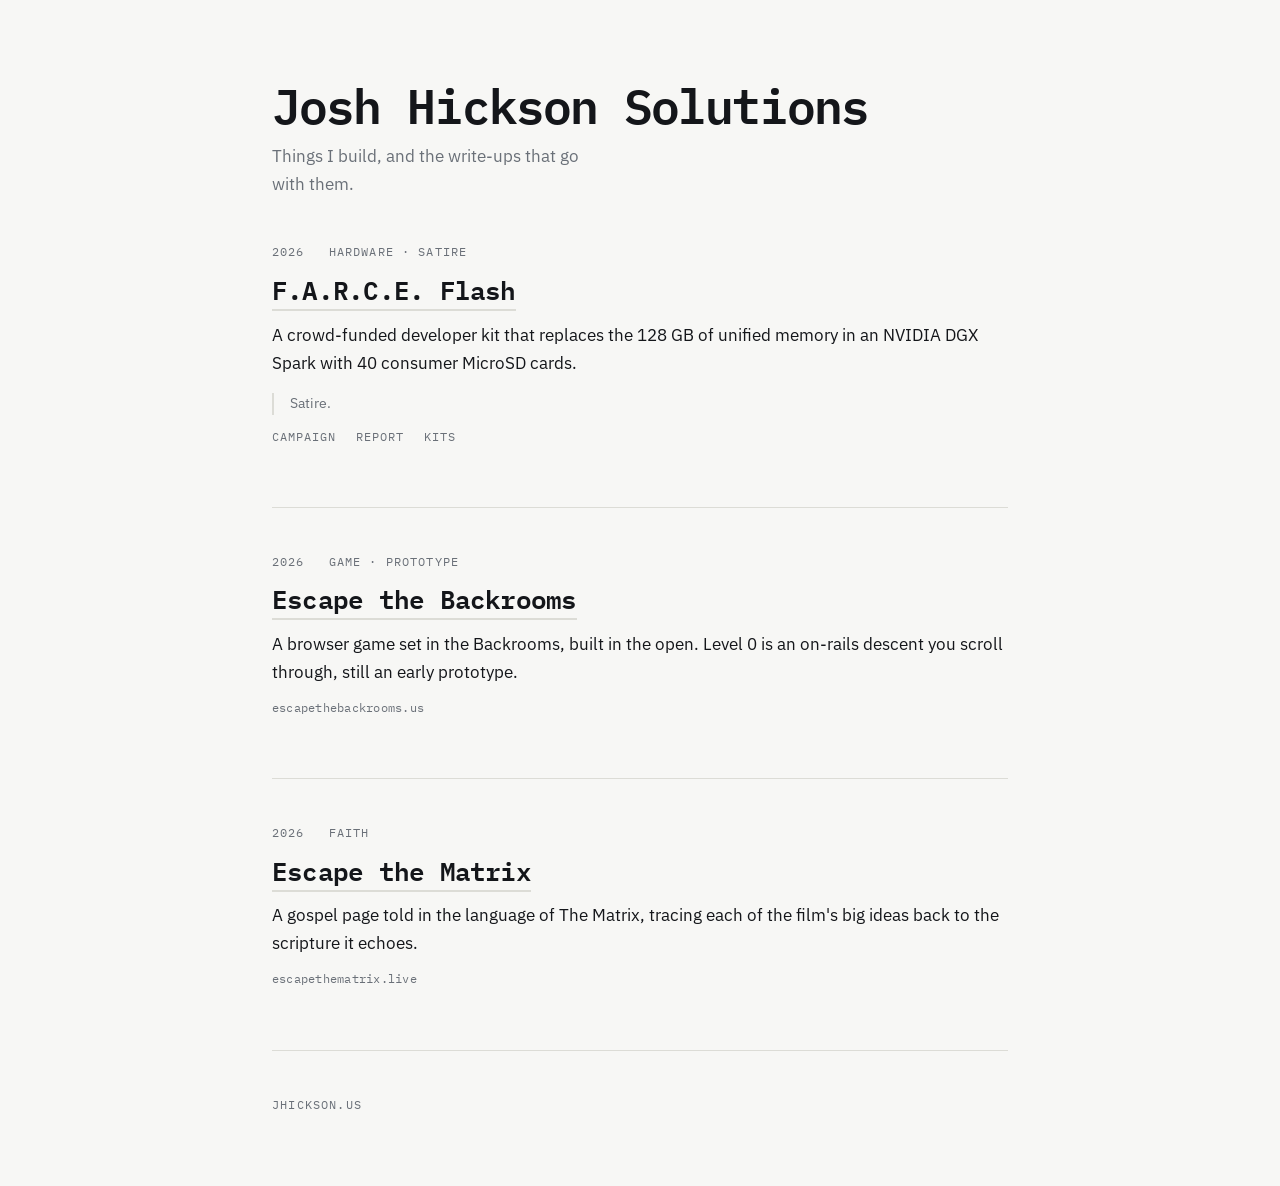
<file: index.html>
<!doctype html>
<html lang="en">
<head>
<meta charset="utf-8">
<meta name="viewport" content="width=device-width, initial-scale=1">
<title>Josh Hickson Solutions</title>
<meta name="description" content="Projects by Joshua Hickson.">
<meta property="og:title" content="Josh Hickson Solutions">
<meta property="og:description" content="Projects by Joshua Hickson.">
<link rel="stylesheet" href="https://fonts.googleapis.com/css2?family=IBM+Plex+Mono:wght@400;600&family=IBM+Plex+Sans:wght@400;600&display=swap">
<link rel="icon" href="/assets/favicon.svg" type="image/svg+xml">
<link rel="stylesheet" href="/assets/home.css">
</head>
<body>
<a class="skip" href="#main">Skip to content</a>
<header class="sol-head">
<h1>Josh Hickson Solutions</h1>
<p class="sub">Things I build, and the write-ups that go with them.</p>
</header>
<main id="main">
<ol class="projects">
<li>
<p class="meta"><span>2026</span><span>Hardware · satire</span></p>
<h2><a href="/farce-flash/">F.A.R.C.E. Flash</a></h2>
<p>A crowd-funded developer kit that replaces the 128 GB of unified memory in an NVIDIA DGX Spark with 40 consumer MicroSD cards.</p>
<p class="note">Satire.</p>
<p class="links"><a href="/farce-flash/">Campaign</a>
<a href="/farce-flash/report/">Report</a>
<a href="/farce-flash/kit/">Kits</a></p>
</li>
<li>
<p class="meta"><span>2026</span><span>Game · prototype</span></p>
<h2><a href="https://escapethebackrooms.us/">Escape the Backrooms</a></h2>
<p>A browser game set in the Backrooms, built in the open. Level 0 is an on-rails descent you scroll through, still an early prototype.</p>
<p class="links"><a class="site" href="https://escapethebackrooms.us/">escapethebackrooms.us</a></p>
</li>
<li>
<p class="meta"><span>2026</span><span>Faith</span></p>
<h2><a href="https://escapethematrix.live/">Escape the Matrix</a></h2>
<p>A gospel page told in the language of The Matrix, tracing each of the film&#x27;s big ideas back to the scripture it echoes.</p>
<p class="links"><a class="site" href="https://escapethematrix.live/">escapethematrix.live</a></p>
</li>
</ol>
</main>
<footer class="sol-foot"><p>jhickson.us</p></footer>
</body>
</html>
</file>
<file: assets/home.css>
/* Josh Hickson Solutions — the index that hosts the projects.
   Shares the type system with the project pages (same author) but inverts the
   palette, so stepping into a project is a visible change of context. */

:root {
  --paper:  #F7F7F5;
  --ink:    #14161A;
  --muted:  #6A7078;
  --rule:   #DCDCD6;
  --mono: "IBM Plex Mono", ui-monospace, "Cascadia Mono", Menlo, Consolas, monospace;
  --sans: "IBM Plex Sans", -apple-system, "Segoe UI", Roboto, Helvetica, Arial, sans-serif;
  --w: 46rem;
}

@media (prefers-color-scheme: dark) {
  :root { --paper: #101216; --ink: #E8EAED; --muted: #8A929C; --rule: #262A31; }
}

*, *::before, *::after { box-sizing: border-box; }
html { -webkit-text-size-adjust: 100%; }

body {
  margin: 0;
  padding: clamp(2rem, 1rem + 5vw, 5rem) clamp(1.25rem, .5rem + 3vw, 2rem) 4rem;
  background: var(--paper);
  color: var(--ink);
  font: 400 clamp(15px, .95rem + .15vw, 17px)/1.65 var(--sans);
  -webkit-font-smoothing: antialiased;
}

.skip { position: absolute; left: -9999px; }
.skip:focus { left: 1rem; top: 1rem; background: var(--ink); color: var(--paper);
              padding: .5rem 1rem; font: 400 .8rem/1 var(--mono); }

:focus-visible { outline: 2px solid var(--ink); outline-offset: 3px; }

.sol-head, .sol-nav, main, .sol-foot { max-width: var(--w); margin-inline: auto; }

h1 {
  font: 600 clamp(1.9rem, 1.3rem + 2.6vw, 3rem)/1.05 var(--mono);
  letter-spacing: -.04em; margin: 0;
}
.sub { color: var(--muted); margin: .75rem 0 0; max-width: 34ch; }

.sol-nav {
  display: flex; gap: 1.5rem; flex-wrap: wrap;
  margin: 2.5rem auto 0; padding: .85rem 0;
  border-top: 1px solid var(--rule); border-bottom: 1px solid var(--rule);
  font: 400 .74rem/1 var(--mono); letter-spacing: .1em; text-transform: uppercase;
}
.sol-nav a { color: var(--muted); text-decoration: none; }
.sol-nav a:first-child { color: var(--ink); }
.sol-nav a:hover { color: var(--ink); }

.projects { list-style: none; margin: 0; padding: 0; }
.projects li { padding: 3rem 0; border-bottom: 1px solid var(--rule); }

.meta {
  display: flex; gap: 1.5rem; margin: 0 0 1rem;
  font: 400 .72rem/1 var(--mono); letter-spacing: .1em;
  text-transform: uppercase; color: var(--muted);
}
.projects h2 { font: 600 1.6rem/1.2 var(--mono); letter-spacing: -.03em; margin: 0 0 1rem; }
.projects h2 a { color: inherit; text-decoration: none;
                 box-shadow: 0 2px 0 var(--rule); }
.projects h2 a:hover { box-shadow: 0 2px 0 var(--ink); }
.projects p { margin: 0 0 1rem; }

/* The honesty note is set apart, not tucked into the prose. */
.note {
  border-left: 2px solid var(--rule); padding-left: 1rem;
  font: 400 .85rem/1.6 var(--sans); color: var(--muted); max-width: 44ch;
}
.note a { color: inherit; }

.links { display: flex; gap: 1.25rem; font: 400 .76rem/1 var(--mono);
         letter-spacing: .08em; text-transform: uppercase; margin: 1.5rem 0 0; }
.links a { color: var(--muted); text-decoration: none; }
.links a:hover { color: var(--ink); }
/* A domain is read, not scanned as a label: keep it in the case it is typed. */
.links a.site { text-transform: none; letter-spacing: .02em; }

.sol-foot { margin-top: 3rem; font: 400 .74rem/1 var(--mono);
            letter-spacing: .1em; text-transform: uppercase; color: var(--muted); }

/* Small screens. The nav and project links were 12px tall — a third of what a
   thumb needs — and the section rhythm was set for a desktop column. */
@media (max-width: 46rem) {
  .projects li { padding: 2rem 0; }
  .sol-nav { gap: 1rem 1.25rem; margin-top: 1.75rem; }
  .meta { gap: 1rem; }
  .projects h2 { font-size: 1.35rem; }
  .note { font-size: .88rem; }
}

@media (pointer: coarse) {
  .sol-nav a, .links a, .projects h2 a {
    min-height: 44px; display: inline-flex; align-items: center;
  }
  .sol-nav { padding-block: .25rem; }
  .links { flex-wrap: wrap; gap: .5rem 1.25rem; }
}

@media (max-width: 46rem) {
  .sol-nav, .sol-foot, .meta, .links { font-size: .8rem; }
}
</file>
